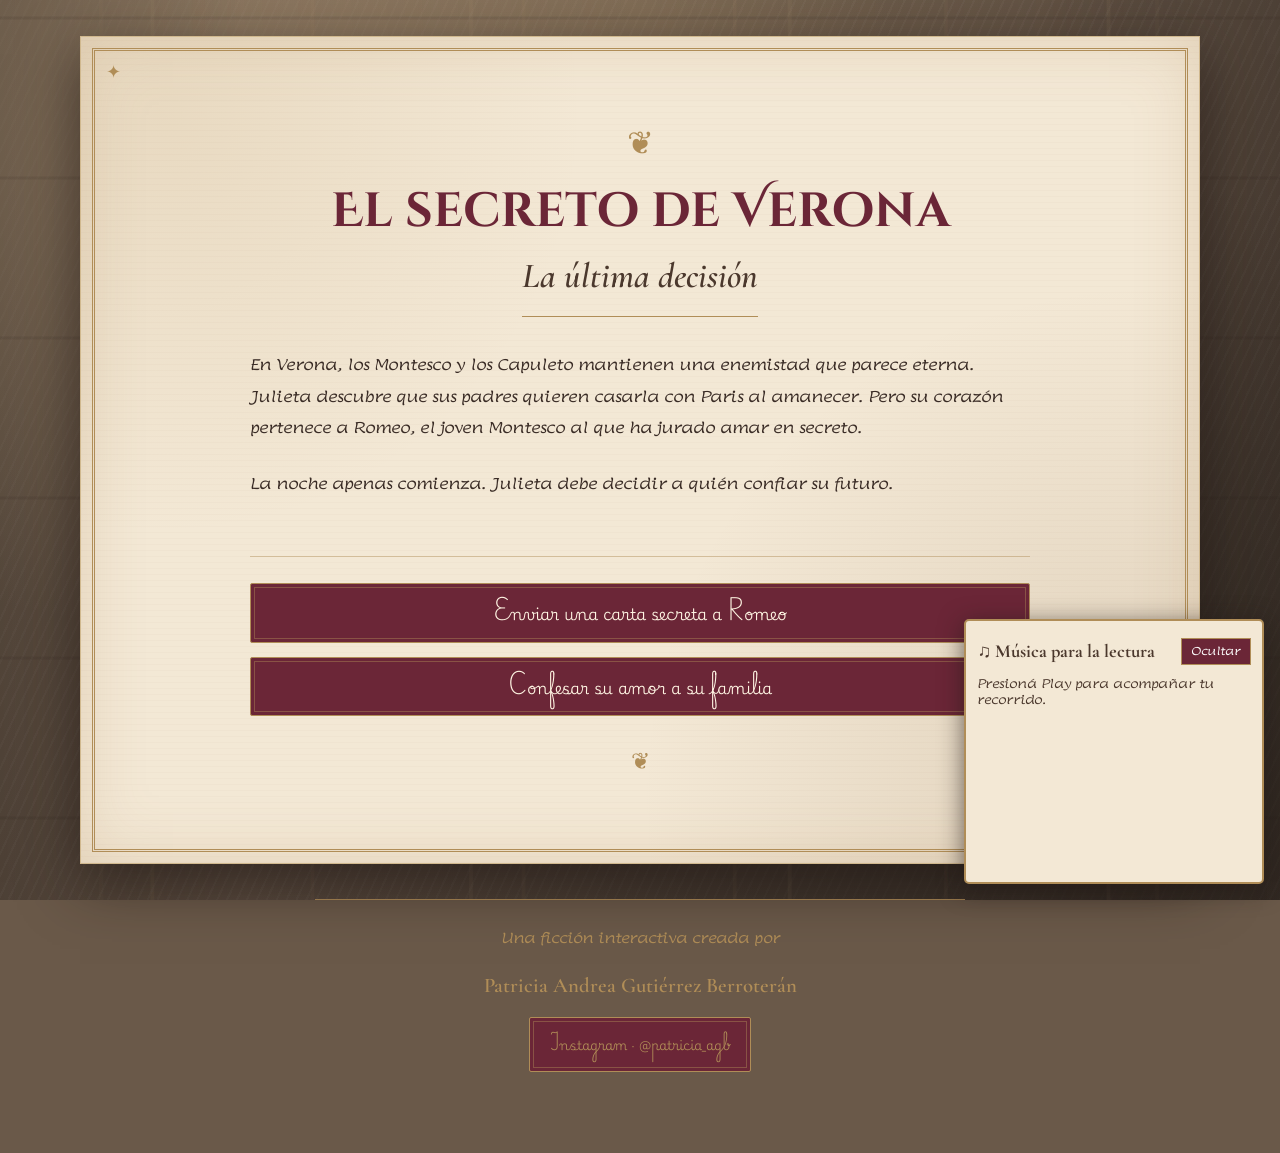
<file: index.html>
<!DOCTYPE html>

<html lang="es">
<head>
<meta charset="utf-8"/>
<meta content="width=device-width, initial-scale=1.0" name="viewport"/>
<title>El secreto de Verona | Romeo y Julieta</title>
<link href="https://fonts.googleapis.com" rel="preconnect"/>
<link crossorigin="" href="https://fonts.gstatic.com" rel="preconnect"/>
<link href="https://fonts.googleapis.com/css2?family=Cinzel+Decorative:wght@400;700;900&amp;family=Cormorant+Garamond:ital,wght@0,400;0,500;0,600;0,700;1,500;1,600&amp;family=Playwrite+ID:wght@100..400&amp;family=Lumanosimo&amp;display=swap" rel="stylesheet"/>
<link href="style.css" rel="stylesheet"/>
</head>
<body class="escena-inicio">
<main class="manuscrito" id="contenido">
<div aria-hidden="true" class="ornamento">❦</div>
<h1>El secreto de Verona</h1>
<h2>La última decisión</h2>
<p>En Verona, los Montesco y los Capuleto mantienen una enemistad que parece eterna. Julieta descubre que sus padres quieren casarla con Paris al amanecer. Pero su corazón pertenece a Romeo, el joven Montesco al que ha jurado amar en secreto.</p>
<p>La noche apenas comienza. Julieta debe decidir a quién confiar su futuro.</p>

<nav aria-label="Decisiones de la historia">
<a href="carta.html">Enviar una carta secreta a Romeo</a>
<a href="confesion.html">Confesar su amor a su familia</a>
</nav>
<div aria-hidden="true" class="ornamento ornamento-final">❦</div>
</main>
<footer class="creditos-autora">
  <p>Una ficción interactiva creada por</p>
  <p class="nombre-autora">Patricia Andrea Gutiérrez Berroterán</p>
  <a href="https://www.instagram.com/patricia_agb/" target="_blank" rel="noopener noreferrer" aria-label="Visitar el Instagram de Patricia Andrea Gutiérrez Berroterán">Instagram · @patricia_agb</a>
</footer>
<script defer="" src="navegacion.js"></script>
</body>
</html>
</file>
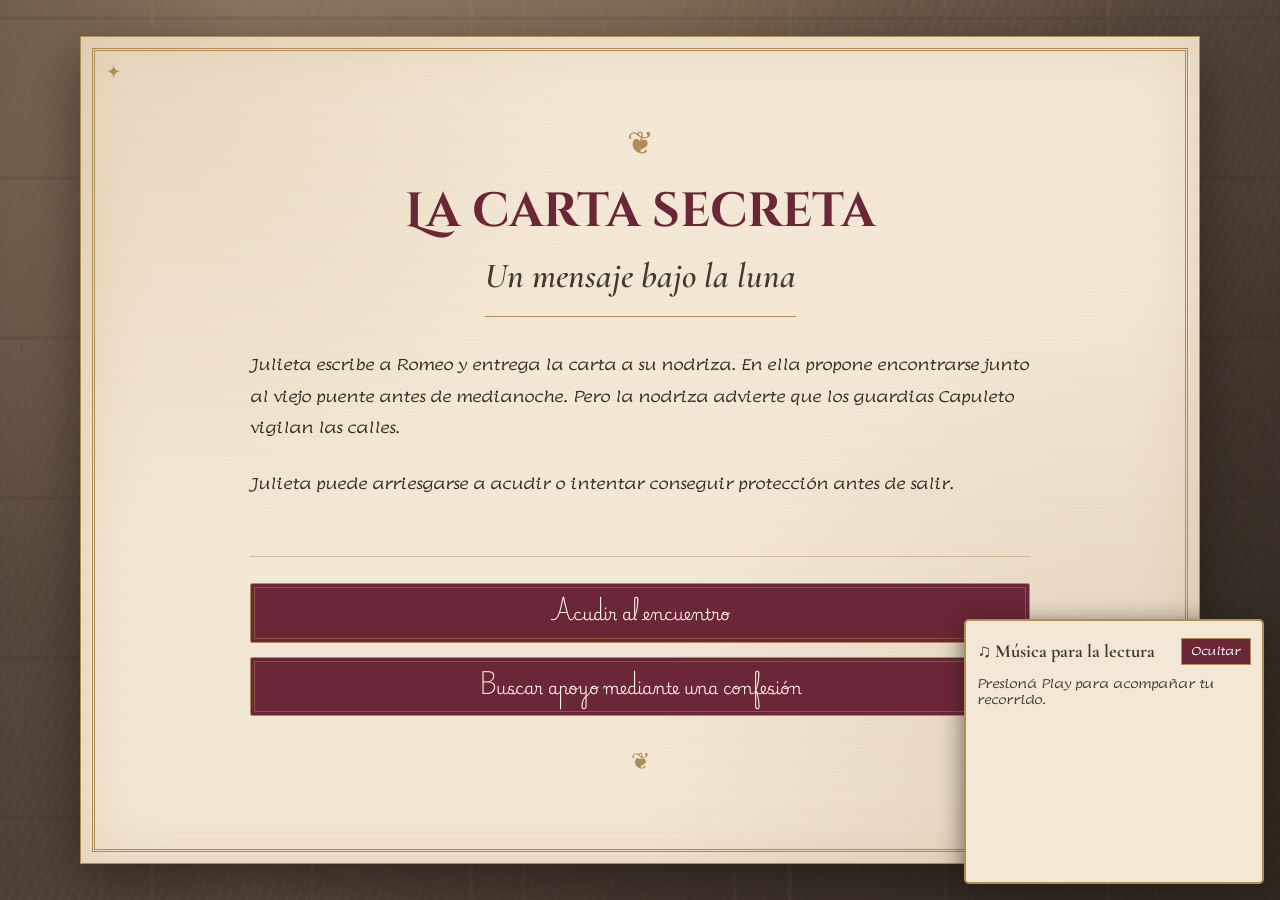
<file: carta.html>
<!DOCTYPE html>

<html lang="es">
<head>
<meta charset="utf-8"/>
<meta content="width=device-width, initial-scale=1.0" name="viewport"/>
<title>La carta secreta | Romeo y Julieta</title>
<link href="https://fonts.googleapis.com" rel="preconnect"/>
<link crossorigin="" href="https://fonts.gstatic.com" rel="preconnect"/>
<link href="https://fonts.googleapis.com/css2?family=Cinzel+Decorative:wght@400;700;900&amp;family=Cormorant+Garamond:ital,wght@0,400;0,500;0,600;0,700;1,500;1,600&amp;family=Playwrite+ID:wght@100..400&amp;family=Lumanosimo&amp;display=swap" rel="stylesheet"/>
<link href="style.css" rel="stylesheet"/>
</head>
<body class="escena-carta">
<main class="manuscrito" id="contenido">
<div aria-hidden="true" class="ornamento">❦</div>
<h1>La carta secreta</h1>
<h2>Un mensaje bajo la luna</h2>
<p>Julieta escribe a Romeo y entrega la carta a su nodriza. En ella propone encontrarse junto al viejo puente antes de medianoche. Pero la nodriza advierte que los guardias Capuleto vigilan las calles.</p>
<p>Julieta puede arriesgarse a acudir o intentar conseguir protección antes de salir.</p>
<nav aria-label="Decisiones de la historia">
<a href="encuentro.html">Acudir al encuentro</a>
<a href="confesion.html">Buscar apoyo mediante una confesión</a>
</nav>
<div aria-hidden="true" class="ornamento ornamento-final">❦</div>
</main>
<script defer="" src="navegacion.js"></script>
</body>
</html>
</file>
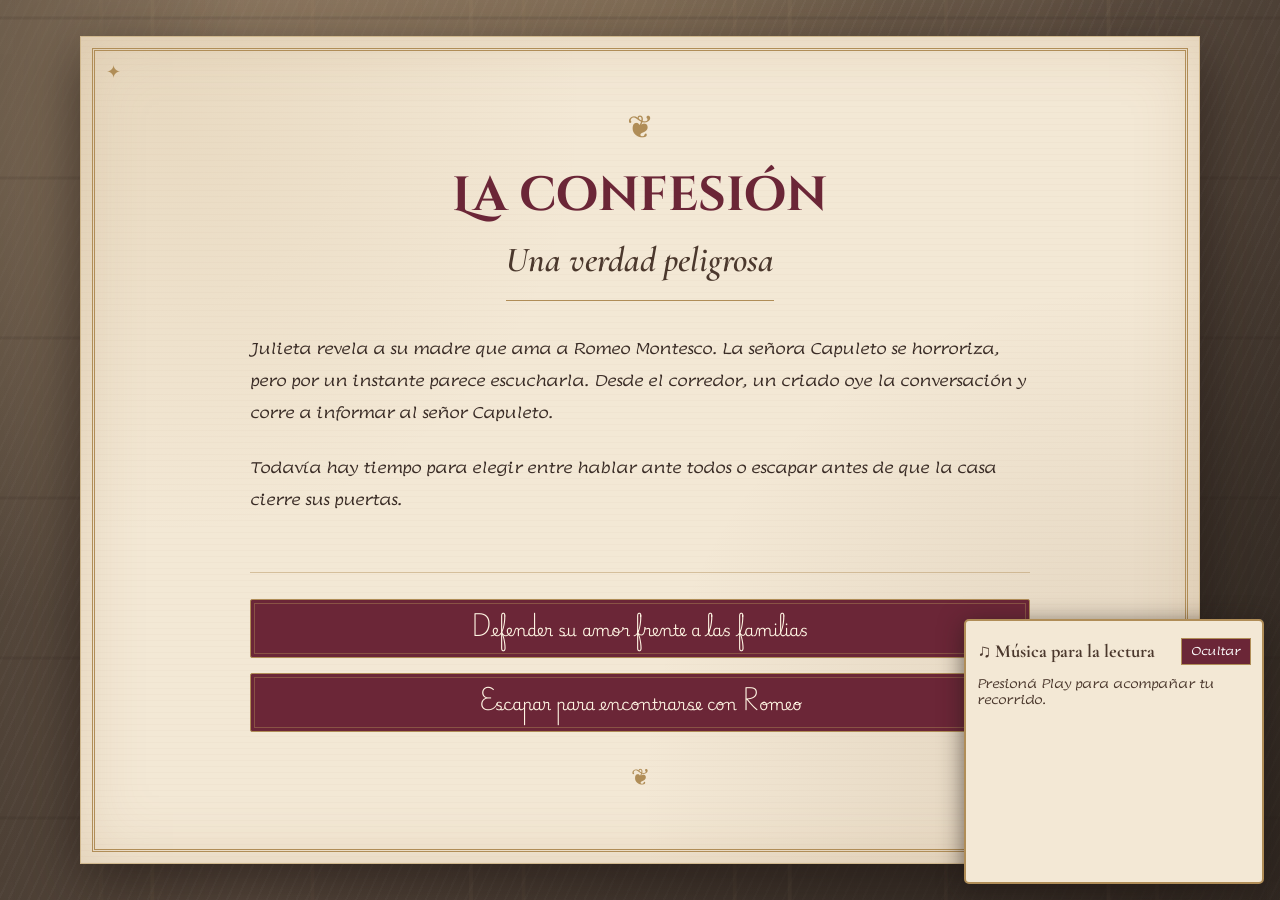
<file: confesion.html>
<!DOCTYPE html>

<html lang="es">
<head>
<meta charset="utf-8"/>
<meta content="width=device-width, initial-scale=1.0" name="viewport"/>
<title>La confesión | Romeo y Julieta</title>
<link href="https://fonts.googleapis.com" rel="preconnect"/>
<link crossorigin="" href="https://fonts.gstatic.com" rel="preconnect"/>
<link href="https://fonts.googleapis.com/css2?family=Cinzel+Decorative:wght@400;700;900&amp;family=Cormorant+Garamond:ital,wght@0,400;0,500;0,600;0,700;1,500;1,600&amp;family=Playwrite+ID:wght@100..400&amp;family=Lumanosimo&amp;display=swap" rel="stylesheet"/>
<link href="style.css" rel="stylesheet"/>
</head>
<body class="escena-confesion">
<main class="manuscrito" id="contenido">
<div aria-hidden="true" class="ornamento">❦</div>
<h1>La confesión</h1>
<h2>Una verdad peligrosa</h2>
<p>Julieta revela a su madre que ama a Romeo Montesco. La señora Capuleto se horroriza, pero por un instante parece escucharla. Desde el corredor, un criado oye la conversación y corre a informar al señor Capuleto.</p>
<p>Todavía hay tiempo para elegir entre hablar ante todos o escapar antes de que la casa cierre sus puertas.</p>
<nav aria-label="Decisiones de la historia">
<a href="enfrentamiento.html">Defender su amor frente a las familias</a>
<a href="encuentro.html">Escapar para encontrarse con Romeo</a>
</nav>
<div aria-hidden="true" class="ornamento ornamento-final">❦</div>
</main>
<script defer="" src="navegacion.js"></script>
</body>
</html>
</file>
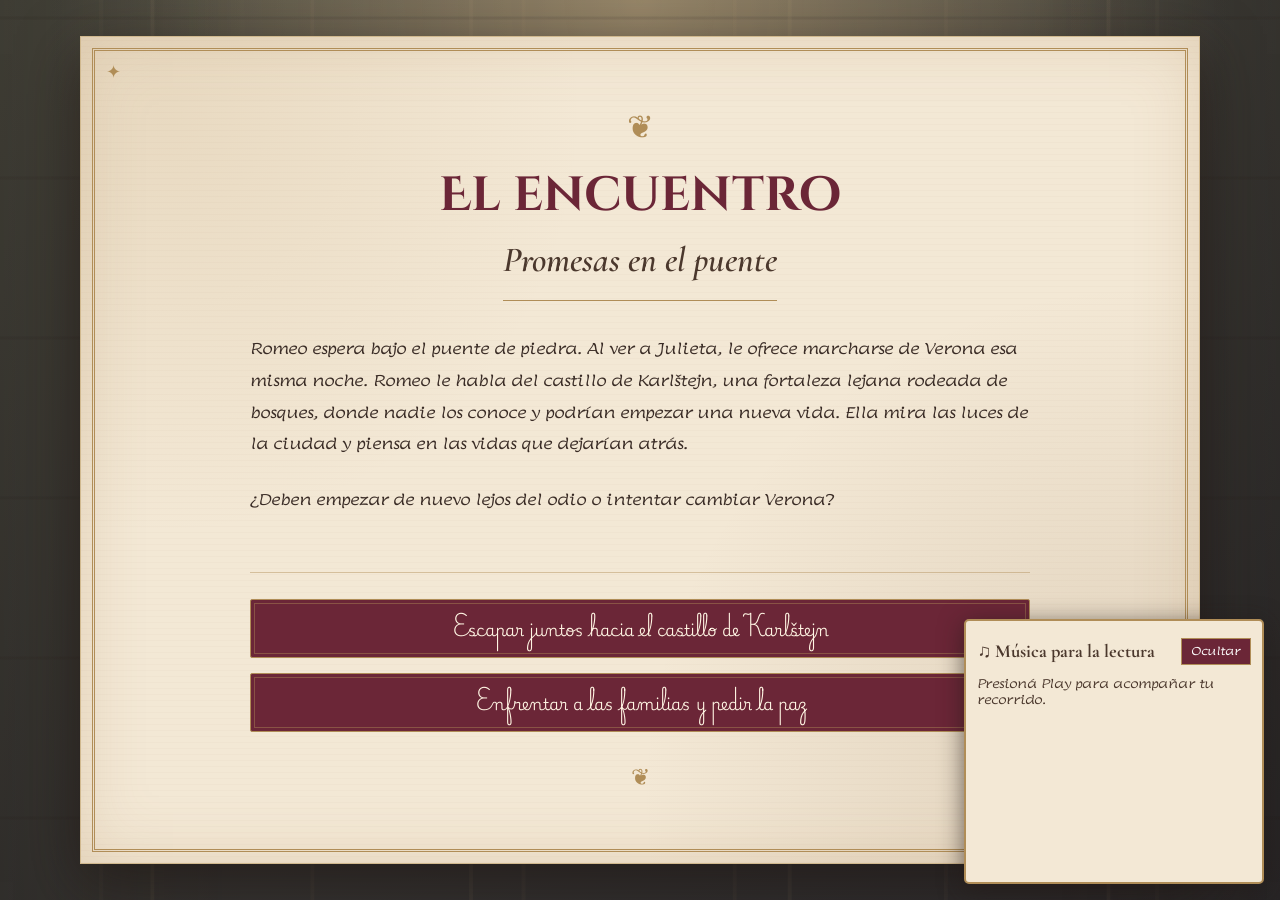
<file: encuentro.html>
<!DOCTYPE html>

<html lang="es">
<head>
<meta charset="utf-8"/>
<meta content="width=device-width, initial-scale=1.0" name="viewport"/>
<title>El encuentro | Romeo y Julieta</title>
<link href="https://fonts.googleapis.com" rel="preconnect"/>
<link crossorigin="" href="https://fonts.gstatic.com" rel="preconnect"/>
<link href="https://fonts.googleapis.com/css2?family=Cinzel+Decorative:wght@400;700;900&amp;family=Cormorant+Garamond:ital,wght@0,400;0,500;0,600;0,700;1,500;1,600&amp;family=Playwrite+ID:wght@100..400&amp;family=Lumanosimo&amp;display=swap" rel="stylesheet"/>
<link href="style.css" rel="stylesheet"/>
</head>
<body class="escena-encuentro">
<main class="manuscrito" id="contenido">
<div aria-hidden="true" class="ornamento">❦</div>
<h1>El encuentro</h1>
<h2>Promesas en el puente</h2>
<p>Romeo espera bajo el puente de piedra. Al ver a Julieta, le ofrece marcharse de Verona esa misma noche. Romeo le habla del castillo de Karlštejn, una fortaleza lejana rodeada de bosques, donde nadie los conoce y podrían empezar una nueva vida. Ella mira las luces de la ciudad y piensa en las vidas que dejarían atrás.</p>
<p>¿Deben empezar de nuevo lejos del odio o intentar cambiar Verona?</p>
<nav aria-label="Decisiones de la historia">
<a href="huida.html">Escapar juntos hacia el castillo de Karlštejn</a>
<a href="enfrentamiento.html">Enfrentar a las familias y pedir la paz</a>
</nav>
<div aria-hidden="true" class="ornamento ornamento-final">❦</div>
</main>
<script defer="" src="navegacion.js"></script>
</body>
</html>
</file>
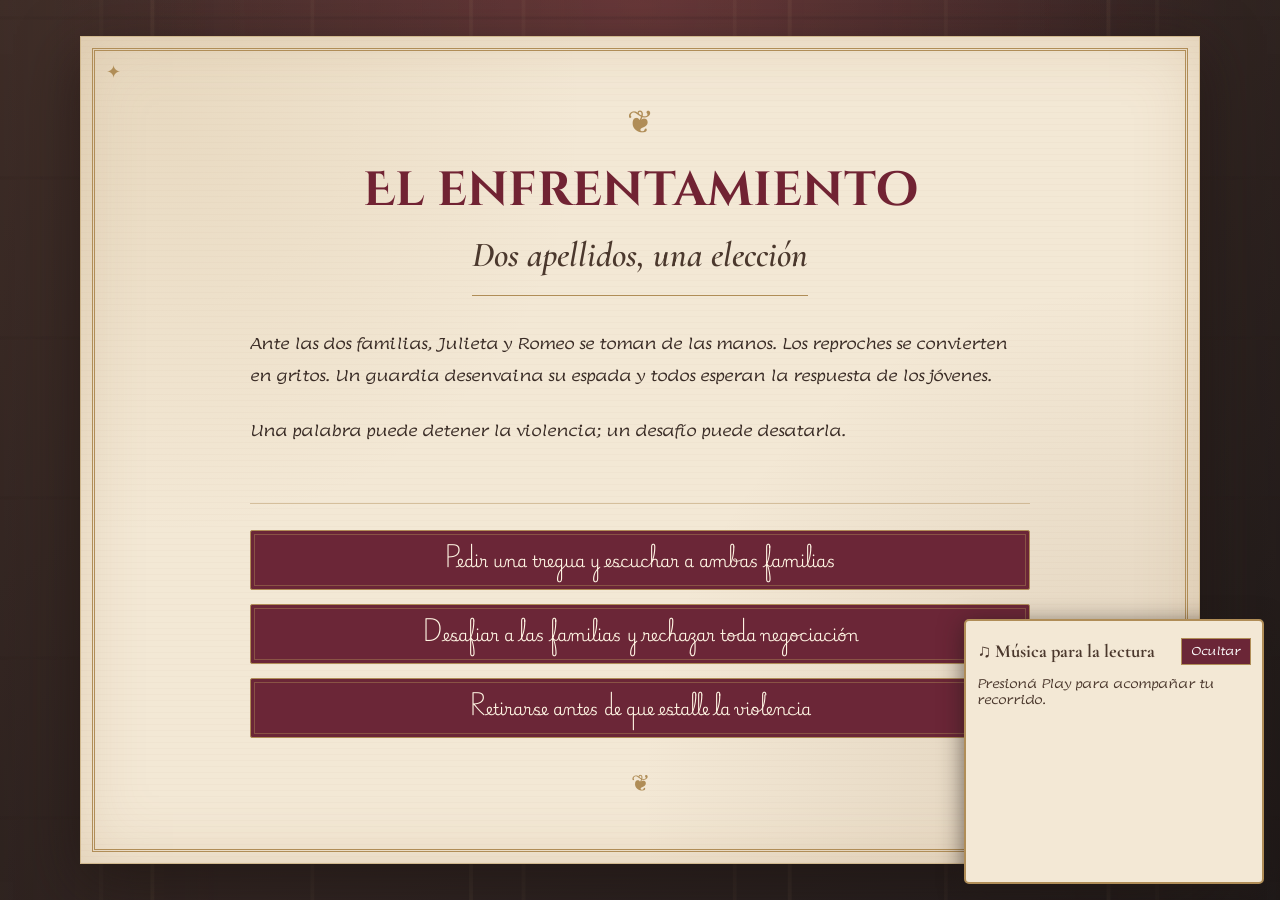
<file: enfrentamiento.html>
<!DOCTYPE html>

<html lang="es">
<head>
<meta charset="utf-8"/>
<meta content="width=device-width, initial-scale=1.0" name="viewport"/>
<title>El enfrentamiento | Romeo y Julieta</title>
<link href="https://fonts.googleapis.com" rel="preconnect"/>
<link crossorigin="" href="https://fonts.gstatic.com" rel="preconnect"/>
<link href="https://fonts.googleapis.com/css2?family=Cinzel+Decorative:wght@400;700;900&amp;family=Cormorant+Garamond:ital,wght@0,400;0,500;0,600;0,700;1,500;1,600&amp;family=Playwrite+ID:wght@100..400&amp;family=Lumanosimo&amp;display=swap" rel="stylesheet"/>
<link href="style.css" rel="stylesheet"/>
</head>
<body class="escena-conflicto">
<main class="manuscrito" id="contenido">
<div aria-hidden="true" class="ornamento">❦</div>
<h1>El enfrentamiento</h1>
<h2>Dos apellidos, una elección</h2>
<p>Ante las dos familias, Julieta y Romeo se toman de las manos. Los reproches se convierten en gritos. Un guardia desenvaina su espada y todos esperan la respuesta de los jóvenes.</p>
<p>Una palabra puede detener la violencia; un desafío puede desatarla.</p>
<nav aria-label="Decisiones de la historia">
<a href="paz.html">Pedir una tregua y escuchar a ambas familias</a>
<a href="tragedia.html">Desafiar a las familias y rechazar toda negociación</a>
<a href="encuentro.html">Retirarse antes de que estalle la violencia</a>
</nav>
<div aria-hidden="true" class="ornamento ornamento-final">❦</div>
</main>
<script defer="" src="navegacion.js"></script>
</body>
</html>
</file>
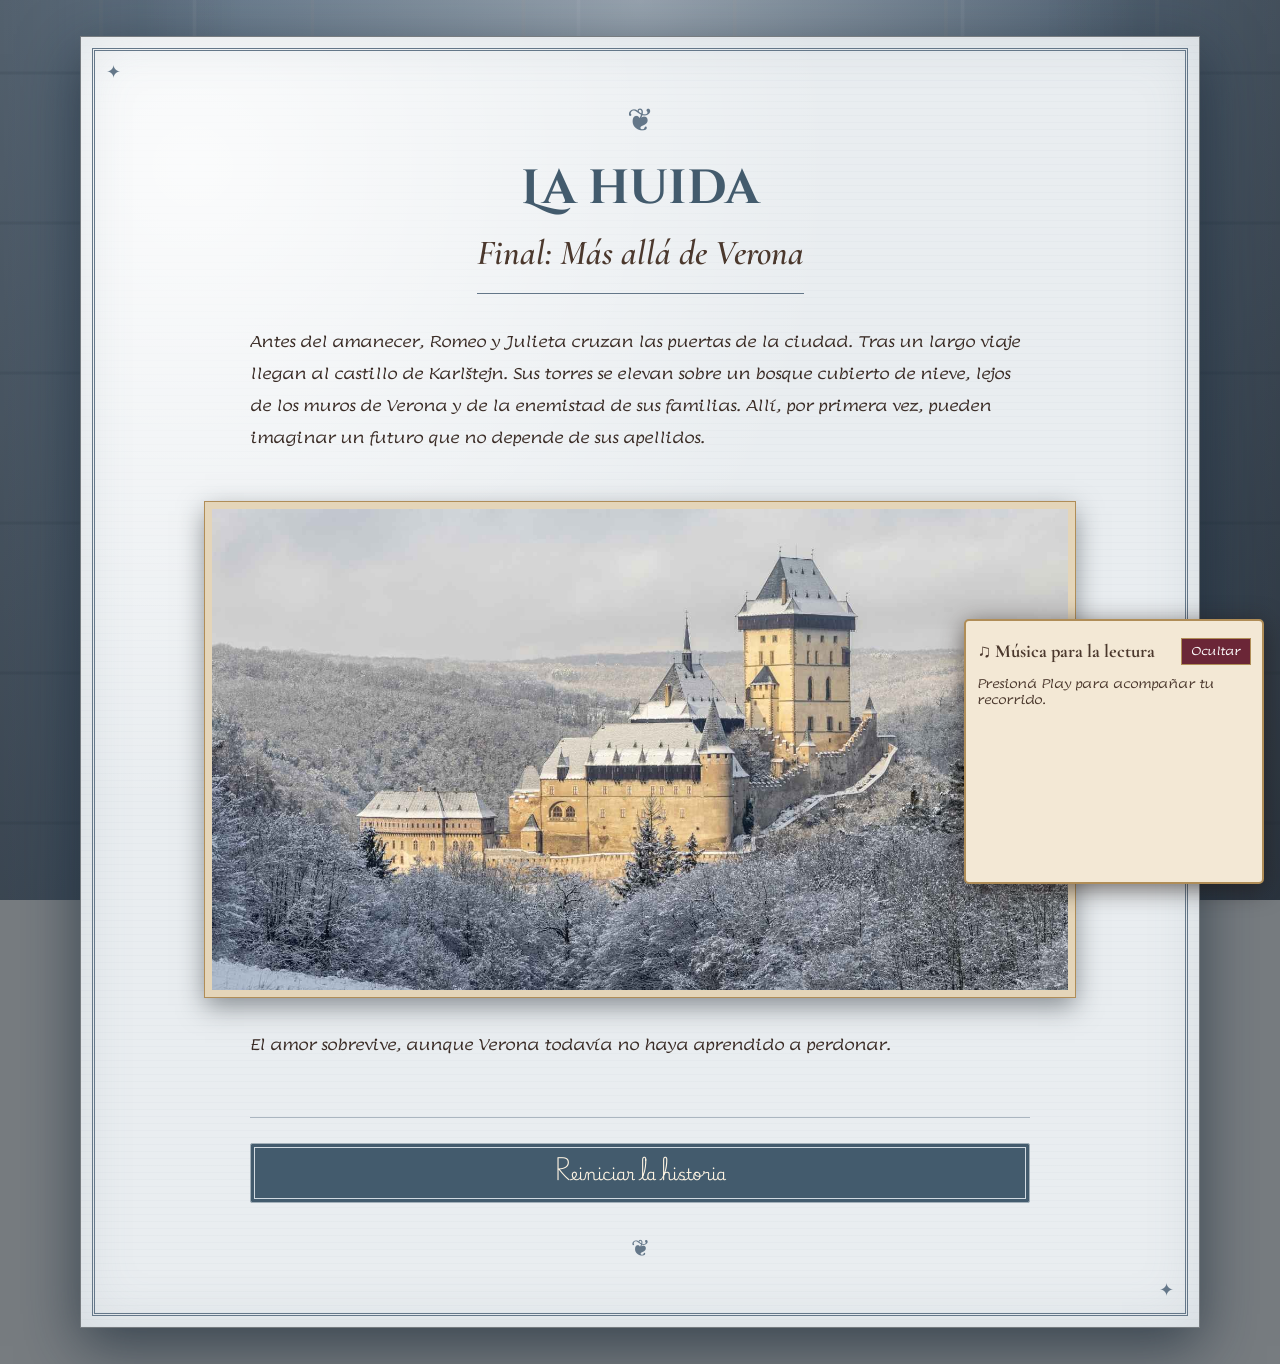
<file: huida.html>
<!DOCTYPE html>

<html lang="es">
<head>
<meta charset="utf-8"/>
<meta content="width=device-width, initial-scale=1.0" name="viewport"/>
<title>La huida | Romeo y Julieta</title>
<link href="https://fonts.googleapis.com" rel="preconnect"/>
<link crossorigin="" href="https://fonts.gstatic.com" rel="preconnect"/>
<link href="https://fonts.googleapis.com/css2?family=Cinzel+Decorative:wght@400;700;900&amp;family=Cormorant+Garamond:ital,wght@0,400;0,500;0,600;0,700;1,500;1,600&amp;family=Playwrite+ID:wght@100..400&amp;family=Lumanosimo&amp;display=swap" rel="stylesheet"/>
<link href="style.css" rel="stylesheet"/>
</head>
<body class="escena-huida">
<main class="manuscrito" id="contenido">
<div aria-hidden="true" class="ornamento">❦</div>
<h1>La huida</h1>
<h2>Final: Más allá de Verona</h2>
<p>Antes del amanecer, Romeo y Julieta cruzan las puertas de la ciudad. Tras un largo viaje llegan al castillo de Karlštejn. Sus torres se elevan sobre un bosque cubierto de nieve, lejos de los muros de Verona y de la enemistad de sus familias. Allí, por primera vez, pueden imaginar un futuro que no depende de sus apellidos.</p>
<img alt="Castillo de Karlštejn rodeado de bosques nevados, refugio de Romeo y Julieta" decoding="async" height="900" loading="lazy" src="Karlštejn_in_winter_optimizada.jpg" width="1600"/>
<p>El amor sobrevive, aunque Verona todavía no haya aprendido a perdonar.</p>
<nav aria-label="Decisiones de la historia">
<a href="index.html">Reiniciar la historia</a>
</nav>
<div aria-hidden="true" class="ornamento ornamento-final">❦</div>
</main>
<script defer="" src="navegacion.js"></script>
</body>
</html>
</file>
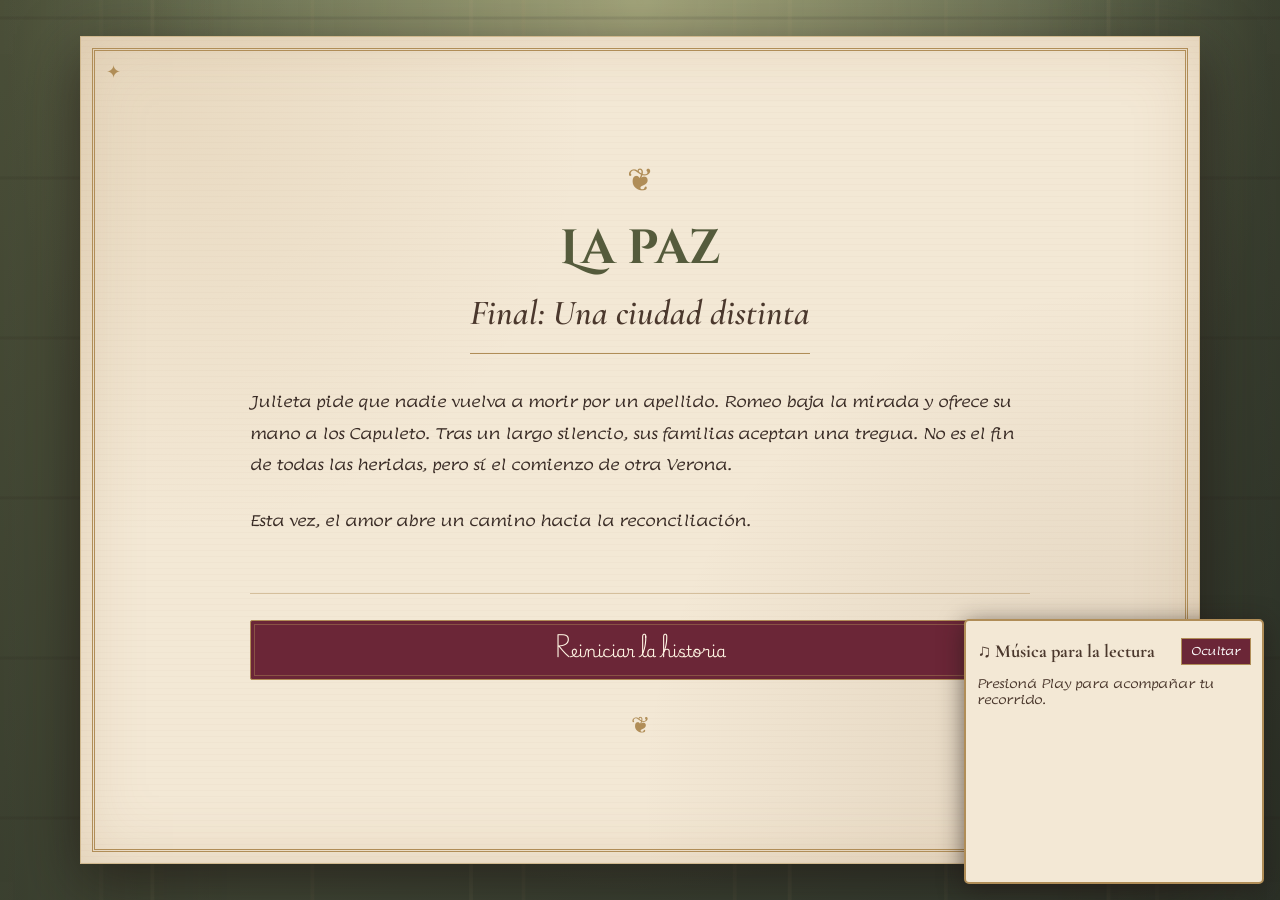
<file: paz.html>
<!DOCTYPE html>

<html lang="es">
<head>
<meta charset="utf-8"/>
<meta content="width=device-width, initial-scale=1.0" name="viewport"/>
<title>La paz | Romeo y Julieta</title>
<link href="https://fonts.googleapis.com" rel="preconnect"/>
<link crossorigin="" href="https://fonts.gstatic.com" rel="preconnect"/>
<link href="https://fonts.googleapis.com/css2?family=Cinzel+Decorative:wght@400;700;900&amp;family=Cormorant+Garamond:ital,wght@0,400;0,500;0,600;0,700;1,500;1,600&amp;family=Playwrite+ID:wght@100..400&amp;family=Lumanosimo&amp;display=swap" rel="stylesheet"/>
<link href="style.css" rel="stylesheet"/>
</head>
<body class="escena-paz">
<main class="manuscrito" id="contenido">
<div aria-hidden="true" class="ornamento">❦</div>
<h1>La paz</h1>
<h2>Final: Una ciudad distinta</h2>
<p>Julieta pide que nadie vuelva a morir por un apellido. Romeo baja la mirada y ofrece su mano a los Capuleto. Tras un largo silencio, sus familias aceptan una tregua. No es el fin de todas las heridas, pero sí el comienzo de otra Verona.</p>
<p>Esta vez, el amor abre un camino hacia la reconciliación.</p>
<nav aria-label="Decisiones de la historia">
<a href="index.html">Reiniciar la historia</a>
</nav>
<div aria-hidden="true" class="ornamento ornamento-final">❦</div>
</main>
<script defer="" src="navegacion.js"></script>
</body>
</html>
</file>
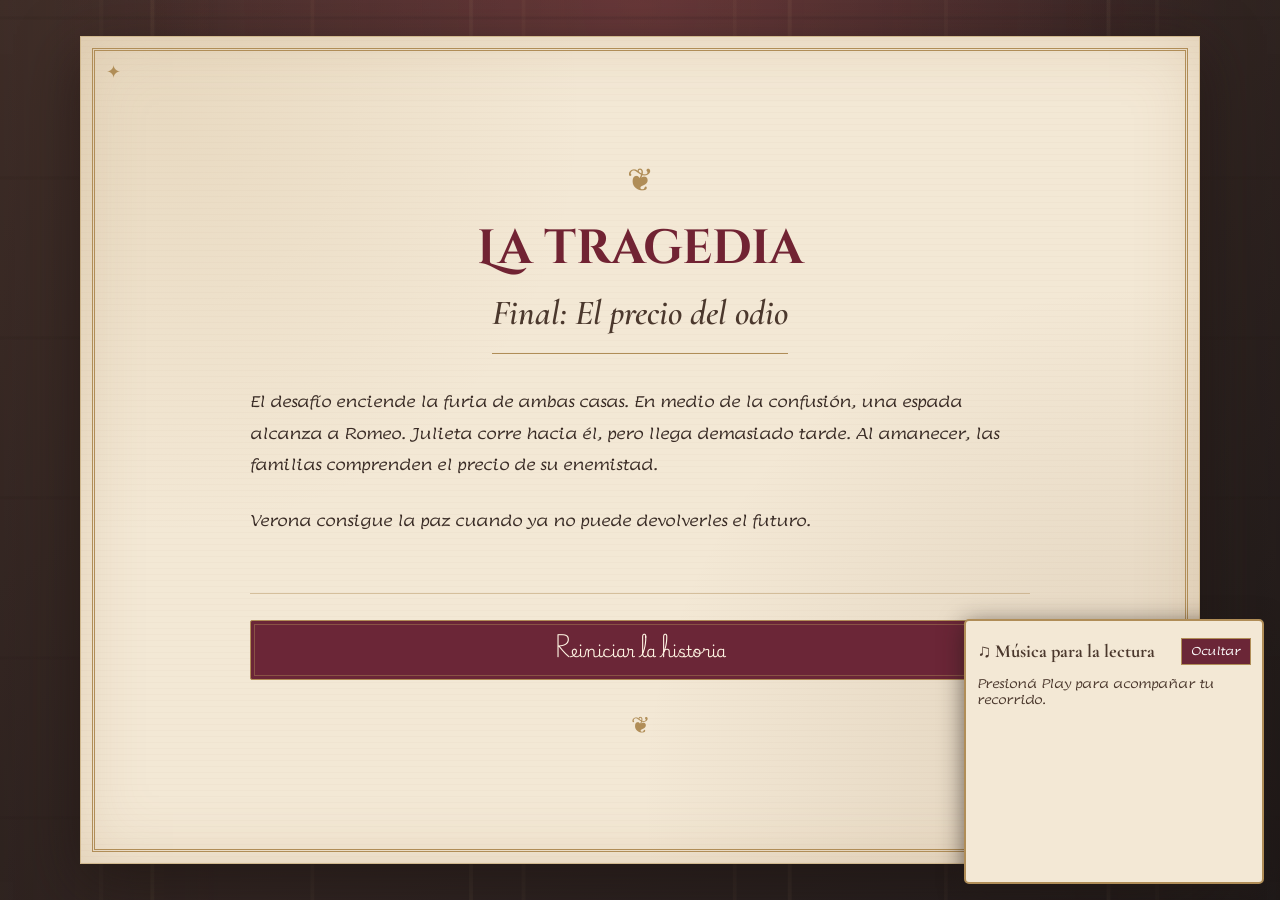
<file: tragedia.html>
<!DOCTYPE html>

<html lang="es">
<head>
<meta charset="utf-8"/>
<meta content="width=device-width, initial-scale=1.0" name="viewport"/>
<title>La tragedia | Romeo y Julieta</title>
<link href="https://fonts.googleapis.com" rel="preconnect"/>
<link crossorigin="" href="https://fonts.gstatic.com" rel="preconnect"/>
<link href="https://fonts.googleapis.com/css2?family=Cinzel+Decorative:wght@400;700;900&amp;family=Cormorant+Garamond:ital,wght@0,400;0,500;0,600;0,700;1,500;1,600&amp;family=Playwrite+ID:wght@100..400&amp;family=Lumanosimo&amp;display=swap" rel="stylesheet"/>
<link href="style.css" rel="stylesheet"/>
</head>
<body class="escena-tragedia">
<main class="manuscrito" id="contenido">
<div aria-hidden="true" class="ornamento">❦</div>
<h1>La tragedia</h1>
<h2>Final: El precio del odio</h2>
<p>El desafío enciende la furia de ambas casas. En medio de la confusión, una espada alcanza a Romeo. Julieta corre hacia él, pero llega demasiado tarde. Al amanecer, las familias comprenden el precio de su enemistad.</p>
<p>Verona consigue la paz cuando ya no puede devolverles el futuro.</p>
<nav aria-label="Decisiones de la historia">
<a href="index.html">Reiniciar la historia</a>
</nav>
<div aria-hidden="true" class="ornamento ornamento-final">❦</div>
</main>
<script defer="" src="navegacion.js"></script>
</body>
</html>
</file>
<file: style.css>
/* ROMEO Y JULIETA — Un manuscrito renacentista interactivo */
:root {
  --borgona: #6B2637;
  --dorado: #B08D57;
  --marfil: #F3E8D5;
  --marron: #4B382D;
  --oliva: #555B3C;
  --azul: #647789;
  --piedra: #777C80;
  --nieve: #E9EDF0;
  --tinta: #392b25;
}
* { box-sizing: border-box; }
html { scroll-behavior: smooth; }
body {
  margin: 0;
  min-height: 100vh;
  padding: clamp(1.2rem, 5vw, 4rem) 1rem;
  color: var(--tinta);
  background-color: #6a5949;
  background-image:
    radial-gradient(ellipse at 18% 15%, #a48c70a6, transparent 46%),
    radial-gradient(ellipse at 85% 90%, #2c261fb3, transparent 55%),
    repeating-linear-gradient(115deg, #ffffff08 0 2px, transparent 2px 9px),
    linear-gradient(145deg, #756452, #43362f);
  font-family: 'Lumanosimo', cursive;
  font-size: 0.94rem;
  line-height: 2.05;
}
.manuscrito {
  position: relative;
  width: min(100%, 850px);
  margin: 0 auto;
  padding: clamp(2.1rem, 6vw, 5rem) clamp(1.35rem, 6vw, 5rem);
  background-color: var(--marfil);
  background-image:
    radial-gradient(circle at 7% 9%, #b08d5729, transparent 33%),
    radial-gradient(circle at 96% 92%, #8d6c4930, transparent 39%),
    repeating-linear-gradient(0deg, #6b4a2806 0 1px, transparent 1px 6px);
  border: 1px solid #d0b88e;
  outline: 3px double var(--dorado);
  outline-offset: -15px;
  box-shadow: 0 18px 55px #1e1511a8, inset 0 0 65px #a27c4938;
}
.manuscrito::before, .manuscrito::after {
  content: '✦';
  position: absolute;
  font-family: Georgia, serif;
  font-size: 1.15rem;
  color: var(--dorado);
}
.manuscrito::before { top: 17px; left: 25px; }
.manuscrito::after { bottom: 17px; right: 25px; }
.ornamento {
  color: var(--dorado);
  font-family: Georgia, serif;
  text-align: center;
  font-size: 2rem;
  line-height: 1.2;
  margin-bottom: 1.1rem;
}
.ornamento-final { margin: 2rem 0 0; font-size: 1.45rem; }
h1 {
  font-family: 'Cinzel Decorative', serif;
  font-size: clamp(1.65rem, 4.5vw, 3rem);
  line-height: 1.35;
  font-weight: 700;
  text-align: center;
  color: var(--borgona);
  margin: 0 0 0.6rem;
  overflow-wrap: anywhere;
}
h2 {
  font-family: 'Cormorant Garamond', serif;
  font-size: clamp(1.5rem, 3.5vw, 2.2rem);
  font-style: italic;
  font-weight: 600;
  line-height: 1.25;
  text-align: center;
  color: var(--marron);
  margin: 0 auto 2rem;
  padding-bottom: 1.1rem;
  border-bottom: 1px solid var(--dorado);
  max-width: 27rem;
}
p {
  font-family: 'Lumanosimo', cursive;
  font-weight: 400;
  font-size: clamp(0.8rem, 1.5vw, 0.95rem);
  line-height: 2.1;
  margin: 0 0 1.5rem;
  overflow-wrap: break-word;
}
nav {
  display: flex;
  flex-direction: column;
  align-items: stretch;
  gap: 0.9rem;
  margin-top: 2.4rem;
  padding-top: 1.6rem;
  border-top: 1px solid #b08d5773;
}
a {
  display: block;
  padding: 1rem 1.2rem;
  border: 1px solid var(--dorado);
  border-radius: 2px;
  background: var(--borgona);
  color: #fff5e3;
  text-decoration: none;
  text-align: center;
  font-family: 'Playwrite ID', cursive;
  font-weight: 300;
  font-size: clamp(0.85rem, 2vw, 1rem);
  line-height: 1.6;
  box-shadow: inset 0 0 0 3px #6b2637, inset 0 0 0 4px #b08d5770;
  transition: background-color .25s ease, color .25s ease, transform .25s ease, box-shadow .25s ease;
}
a:hover { background: #87374b; color: white; transform: translateY(-2px); box-shadow: 0 6px 18px #4b382d40; }
a:focus-visible { outline: 3px solid var(--oliva); outline-offset: 4px; }
img {
  display: block;
  max-width: 100%;
  height: auto;
  margin: 1.5rem auto 2rem;
  border: 7px solid #e4d5b9;
  outline: 1px solid var(--dorado);
  box-shadow: 0 9px 25px #242b3280;
}
/* Variaciones emocionales sobre la misma identidad visual */
.escena-carta .manuscrito { border-color: #b08d57; }
.escena-confesion { background-color: #54463b; }
.escena-encuentro { background-image: radial-gradient(ellipse at top, #8e8067, transparent 65%), linear-gradient(155deg, #49483e, #2b292b); }
.escena-conflicto, .escena-tragedia { background-image: radial-gradient(ellipse at top, #6b26379c, transparent 65%), linear-gradient(145deg, #49342e, #211b1b); }
.escena-conflicto h1, .escena-tragedia h1 { color: #712333; }
.escena-paz { background-image: radial-gradient(ellipse at top, #9ca27b, transparent 70%), linear-gradient(145deg, #596044, #30382d); }
.escena-paz h1 { color: var(--oliva); }
.escena-huida {
  background-color: var(--piedra);
  background-image: radial-gradient(ellipse at top, #e9edf06e, transparent 55%), linear-gradient(155deg, var(--azul), #303e4d);
}
.escena-huida .manuscrito {
  background-color: var(--nieve);
  background-image: radial-gradient(circle at 10% 10%, #ffffffcc, transparent 42%), repeating-linear-gradient(0deg, #64778908 0 1px, transparent 1px 7px);
  border-color: var(--piedra);
  outline-color: var(--azul);
  box-shadow: 0 18px 55px #152432a3, inset 0 0 55px #64778926;
}
.escena-huida h1 { color: #435b6d; }
.escena-huida h2 { border-color: var(--azul); }
.escena-huida .ornamento, .escena-huida .manuscrito::before, .escena-huida .manuscrito::after { color: var(--azul); }
.escena-huida nav { border-color: #64778977; }
.escena-huida a { background: #435b6d; border-color: #a3b0b9; box-shadow: inset 0 0 0 3px #435b6d, inset 0 0 0 4px #d1dae1; }
.escena-huida a:hover { background: #526d82; }
@media (max-width: 600px) {
  body { padding: 1rem 0.65rem; }
  .manuscrito { outline-offset: -9px; padding: 2.5rem 1.35rem; }
  .manuscrito::before { top: 10px; left: 15px; }
  .manuscrito::after { bottom: 10px; right: 15px; }
  nav { margin-top: 1.5rem; }
  a { padding: 0.9rem 0.8rem; }
  img { border-width: 4px; }
}
@media (prefers-reduced-motion: reduce) {
  html { scroll-behavior: auto; }
  a { transition: none; }
  a:hover { transform: none; }
}

/* Escenografía arquitectónica en los márgenes del manuscrito */
body {
  position: relative;
  isolation: isolate;
  min-height: 100svh;
  padding: clamp(1.5rem, 4vh, 3.5rem) clamp(1rem, 3vw, 3rem);
  background-attachment: fixed;
}
body::before {
  content: "";
  position: fixed;
  z-index: -1;
  inset: 0;
  pointer-events: none;
  opacity: .5;
  background-image:
    repeating-linear-gradient(90deg, transparent 0 11.7%, #d7b98b22 11.8% 12%, transparent 12.1% 24.9%),
    repeating-linear-gradient(0deg, transparent 0 80px, #261b1533 81px 83px, transparent 84px 160px),
    radial-gradient(ellipse at 50% 0%, #e0bc7c38, transparent 55%);
}
body::after {
  content: "";
  position: fixed;
  z-index: -1;
  inset: 0;
  pointer-events: none;
  opacity: .34;
  background:
    linear-gradient(90deg, #1c1713a8 0, transparent 19%, transparent 81%, #1c1713a8 100%),
    repeating-linear-gradient(90deg, transparent 0 7.7%, #d7b98b24 7.8% 8%, transparent 8.1% 16.5%);
}
.manuscrito {
  width: min(100%, 1120px);
  min-height: calc(100svh - clamp(3rem, 8vh, 7rem));
  display: flex;
  flex-direction: column;
  justify-content: center;
  padding: clamp(2.6rem, 5vw, 5.5rem) clamp(1.5rem, 7vw, 7rem);
}
.manuscrito p, .manuscrito nav { width: 100%; max-width: 780px; margin-left: auto; margin-right: auto; }
.manuscrito nav { margin-top: 2rem; }
.manuscrito img { max-height: 55vh; width: auto; object-fit: contain; }
.escena-huida::before {
  opacity: .45;
  background-image:
    repeating-linear-gradient(90deg, transparent 0 15%, #e9edf022 15.1% 15.3%, transparent 15.4% 30%),
    repeating-linear-gradient(0deg, transparent 0 75px, #192d3c38 76px 78px, transparent 79px 150px);
}
@media (min-width: 1500px) {
  .manuscrito { width: min(82vw, 1280px); }
  p { font-size: 1.05rem; }
}
@media (max-width: 600px) {
  body { padding: .75rem; background-attachment: scroll; }
  .manuscrito { min-height: calc(100svh - 1.5rem); padding: 2.7rem 1.4rem; }
  .manuscrito img { max-height: none; width: 100%; }
}

/* Video introductorio integrado en el manuscrito */
.video-ambientacion {
  width: min(100%, 850px);
  margin: clamp(1.5rem, 4vw, 2.5rem) auto;
  text-align: center;
}
.video-ambientacion h2 {
  color: #6B2637;
  margin-bottom: 1.25rem;
}
.contenedor-video {
  width: 100%;
  aspect-ratio: 16 / 9;
  overflow: hidden;
  border: 5px solid #B08D57;
  border-radius: 8px;
  box-shadow: 0 10px 30px rgba(75, 56, 45, .35);
  background: #4B382D;
}
.contenedor-video iframe {
  display: block;
  width: 100%;
  height: 100%;
  border: 0;
}

/* Música de ambientación: discreta, secundaria a la narración */
.video-ambientacion {
  width: min(100%, 340px);
  margin: 1.25rem auto 1.5rem;
  padding: 0.8rem 1rem 1rem;
  border: 1px solid #b08d5780;
  background: #eadac09c;
  box-shadow: inset 0 0 18px #b08d5717;
}
.video-ambientacion h2 {
  font-size: clamp(1.25rem, 2.3vw, 1.6rem);
  margin: 0 auto .45rem;
  padding: 0 0 .5rem;
}
.video-ambientacion .indicacion-audio {
  width: 100%;
  font-size: .76rem;
  line-height: 1.65;
  margin: 0 auto .7rem;
}
.video-ambientacion .contenedor-video {
  border: 2px solid var(--dorado);
  border-radius: 2px;
  box-shadow: 0 4px 12px #4b382d33;
}
/* El manuscrito entra como una página que termina de desplegarse */
@keyframes abrir-pagina {
  from { opacity: 0; transform: perspective(1400px) rotateY(-8deg) translateX(22px); filter: brightness(.88); }
  to { opacity: 1; transform: perspective(1400px) rotateY(0) translateX(0); filter: brightness(1); }
}
@keyframes cerrar-pagina {
  from { opacity: 1; transform: perspective(1400px) rotateY(0) translateX(0); }
  to { opacity: 0; transform: perspective(1400px) rotateY(8deg) translateX(-22px); }
}
.manuscrito {
  transform-origin: left center;
  backface-visibility: hidden;
  animation: abrir-pagina .65s cubic-bezier(.2,.7,.2,1) both;
}
body.saliendo .manuscrito {
  transform-origin: right center;
  animation: cerrar-pagina .32s ease-in both;
  pointer-events: none;
}
/* Las decisiones se iluminan como inscripciones en un manuscrito */
nav a {
  position: relative;
  overflow: hidden;
  transition: background-color .3s, color .3s, transform .3s, box-shadow .3s, letter-spacing .3s;
}
nav a::after {
  content: '';
  position: absolute;
  inset: 0;
  background: linear-gradient(110deg, transparent 25%, #fff5e32b 50%, transparent 75%);
  transform: translateX(-130%);
  transition: transform .6s ease;
  pointer-events: none;
}
nav a:hover, nav a:focus-visible { letter-spacing: .015em; transform: translateY(-3px); }
nav a:hover::after, nav a:focus-visible::after { transform: translateX(130%); }
@media (prefers-reduced-motion: reduce) {
  .manuscrito, body.saliendo .manuscrito { animation: none; }
  nav a, nav a::after { transition: none; }
  nav a:hover, nav a:focus-visible { transform: none; letter-spacing: normal; }
  nav a::after { display: none; }
}

/* Reproductor fijo: permanece en el DOM durante la navegación entre nodos */
.musica-persistente {
  position: fixed; right: 1rem; bottom: 1rem; z-index: 100;
  width: min(300px, calc(100vw - 2rem)); padding: .7rem;
  background: #f3e8d5; color: #4b382d; border: 2px solid #b08d57;
  box-shadow: 0 5px 25px #241a17a6; border-radius: 5px;
}
.musica-encabezado { display: flex; align-items: center; justify-content: space-between; gap: .5rem; }
.musica-titulo { font-family: "Cormorant Garamond", serif; font-size: 1.15rem; font-weight: 700; }
.musica-plegar { background: #6b2637; color: #fff; border: 1px solid #b08d57; padding: .3rem .6rem; cursor: pointer; font-family: "Lumanosimo", cursive; font-size: .7rem; }
.musica-plegar:focus-visible { outline: 3px solid #647789; outline-offset: 2px; }
.musica-persistente p { font-size: .72rem; line-height: 1.4; margin: .35rem 0 .55rem; }
.musica-reproductor { width: 100%; aspect-ratio: 16 / 9; }
.musica-reproductor iframe { width: 100%; height: 100%; display: block; border: 0; }
.musica-oculta { width: auto; max-width: calc(100vw - 2rem); }
.musica-oculta p, .musica-oculta .musica-reproductor { display: none; }
@media (max-width: 600px) {
  body { padding-bottom: 11rem; }
  .musica-persistente { right: .5rem; bottom: .5rem; width: min(260px, calc(100vw - 1rem)); }
  .musica-oculta { width: auto; }
}

/* Firma de la autora: permanece visible entre escenas */
.creditos-autora { text-align:center; max-width:650px; margin:35px auto 20px; padding:25px 20px; border-top:1px solid #b08d57; }
.creditos-autora p { font-family:"Lumanosimo",cursive; font-size:.85rem; color:#B08D57; margin-bottom:10px; }
.creditos-autora .nombre-autora { font-family:"Cormorant Garamond",serif; font-size:1.3rem; font-weight:600; color:#B08D57; }
.creditos-autora a { display:inline-block; font-family:"Playwrite ID",cursive; font-size:.8rem; color:#B08D57; text-decoration:none; transition:color .3s ease,transform .3s ease; }
.creditos-autora a:hover { color:#b08d57; transform:translateY(-2px); }
.creditos-autora a:focus-visible { outline:3px solid #647789; outline-offset:4px; }
@media (prefers-reduced-motion:reduce) { .creditos-autora a { transition:none; } .creditos-autora a:hover { transform:none; } }
</file>
